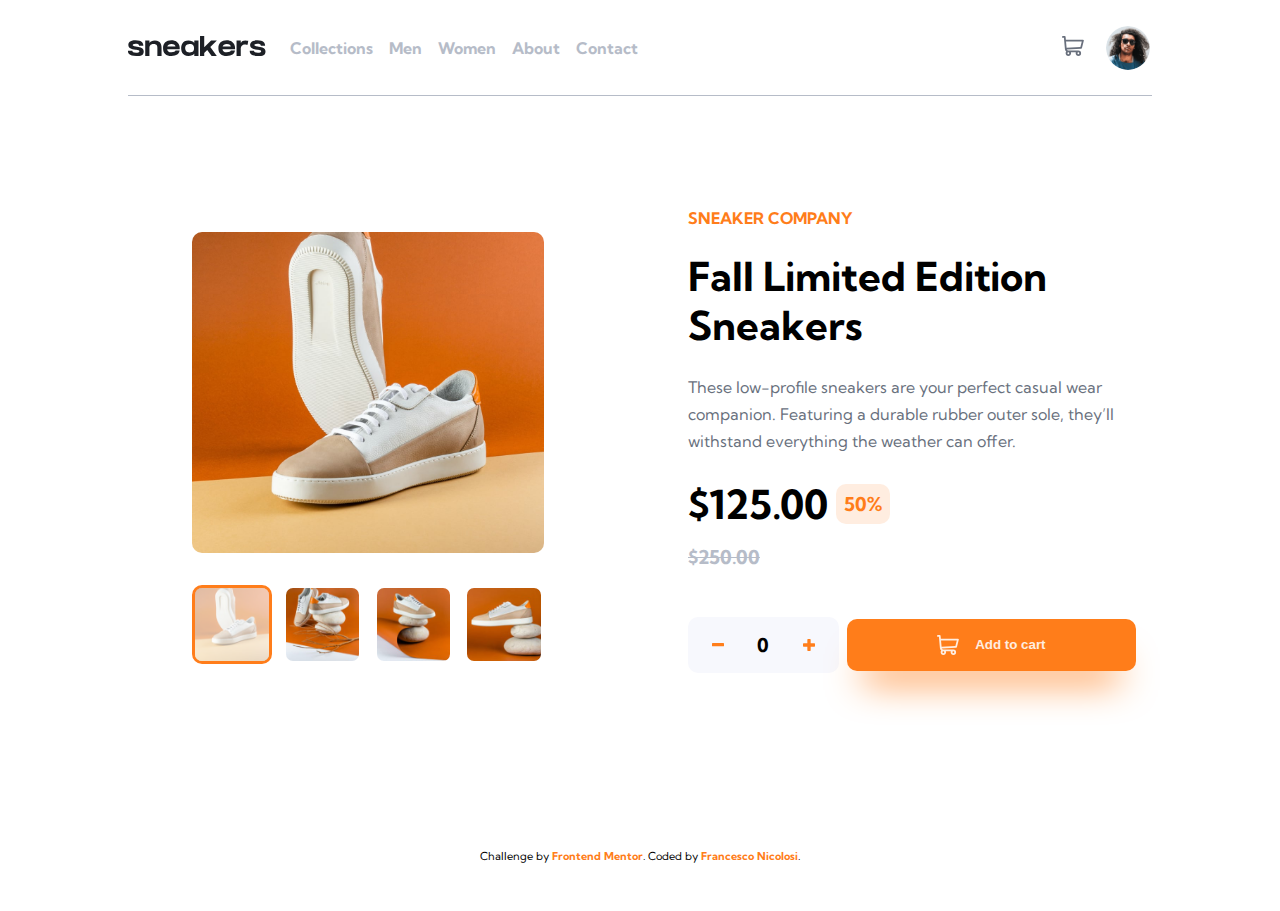
<file: index.html>
<!DOCTYPE html>
<html lang="en">
<head>
  <meta charset="UTF-8">
  <meta name="viewport" content="width=device-width, initial-scale=1.0"> <!-- displays site properly based on user's device -->

  <link rel="icon" type="image/png" sizes="32x32" href="./images/favicon-32x32.png">
  <link rel="preconnect" href="https://fonts.googleapis.com">
  <link rel="preconnect" href="https://fonts.gstatic.com" crossorigin>
  <link href="https://fonts.googleapis.com/css2?family=Kumbh+Sans:wght@100..900&display=swap" rel="stylesheet">
  <link rel="stylesheet" href="./src/style.css">
  <link rel="stylesheet" href="./src/desktop.css">
  
  <title>Frontend Mentor | E-commerce product page</title>

</head>
<body>

  <header>
    <div id="menu_wrapper">
      <div id="burger" role="button" tabindex="0" aria-label="Open navigation menu">
        <svg width="16" height="15" xmlns="http://www.w3.org/2000/svg"><path d="M16 12v3H0v-3h16Zm0-6v3H0V6h16Zm0-6v3H0V0h16Z" fill="#69707D" fill-rule="evenodd"/></svg>
      </div>
      
      <div id="logo">
        <svg width="138" height="20" xmlns="http://www.w3.org/2000/svg"><path d="M8.217 20c4.761 0 7.519-.753 7.519-4.606 0-3.4-3.38-4.172-6.66-4.682l-.56-.085-.279-.041-.35-.053c-2.7-.405-3.18-.788-3.18-1.471 0-.478.49-1.331 2.843-1.331 2.455 0 3.493.647 3.493 1.87v.134h4.281v-.133c0-2.389-1.35-5.238-7.774-5.238-5.952 0-7.201 2.584-7.201 4.752 0 3.097 2.763 4.086 7.223 4.675.21.028.433.054.659.081 1.669.197 3.172.42 3.172 1.585 0 1.01-1.615 1.222-3.298 1.222-2.797 0-3.784-.593-3.784-1.92v-.134H.002L0 14.926v.317c.008.79.118 1.913 1.057 2.862C2.303 19.362 4.712 20 8.217 20Zm13.21 0v-7.49c0-2.104.547-4.423 4.176-4.423 3.915 0 3.778 2.777 3.768 4.042V20h4.18v-7.768c0-2.264-.176-7.766-6.732-7.766-2.778 0-4.192.911-5.195 2.28h-.197V4.467H17.22V20h4.207Zm21.959 0c5.094 0 7.787-2.07 8.217-5.405H47.53c-.386 1.02-1.63 1.72-4.143 1.72-2.721 0-3.962-1.03-4.25-3.106h12.527c.24-2.13-.029-5.417-3.026-7.44v.005c-1.312-.915-3.056-1.465-5.251-1.465-5.24 0-8.336 2.772-8.336 7.845 0 5.17 3.02 7.846 8.336 7.846Zm4.099-9.574h-8.188c.486-1.574 1.764-2.431 4.089-2.431 2.994 0 3.755 1.267 4.099 2.431ZM70.499 20V4.457H66.29V6.74h-.176c-1.053-1.377-2.809-2.283-5.677-2.283-6.433 0-7.225 5.293-7.253 7.635v.137c0 2.092.732 7.771 7.241 7.771 2.914 0 4.684-.818 5.734-2.169h.131V20H70.5Zm-8.854-3.623c-3.996 0-4.447-3.032-4.447-4.148 0-1.21.426-4.148 4.455-4.148 3.631 0 4.374 2.044 4.374 4.148 0 2.35-.742 4.148-4.382 4.148ZM88.826 20l-6.529-9.045 6.588-6.488h-5.827l-6.836 6.756V0h-4.187v19.954h4.187V16.94l3.02-2.976L83.6 20h5.226Zm9.9 0c5.094 0 7.786-2.07 8.217-5.405h-4.074c-.387 1.02-1.63 1.72-4.143 1.72-2.721 0-3.962-1.03-4.25-3.106h12.527c.24-2.13-.029-5.417-3.026-7.44v.005c-1.312-.915-3.057-1.465-5.251-1.465-5.24 0-8.336 2.772-8.336 7.845 0 5.17 3.02 7.846 8.336 7.846Zm4.098-9.574h-8.187c.485-1.574 1.763-2.431 4.089-2.431 2.994 0 3.755 1.267 4.098 2.431ZM112.76 20v-6.97c0-2.103.931-4.542 4.05-4.542 1.33 0 2.393.236 2.785.346l.67-3.976c-.728-.16-1.626-.392-2.757-.392-2.665 0-3.622.794-4.486 2.282h-.262V4.466h-4.21V20h4.21Zm17.221 0c4.761 0 7.519-.753 7.519-4.606 0-3.4-3.38-4.172-6.66-4.682l-.56-.085-.279-.041-.349-.053c-2.701-.405-3.181-.788-3.181-1.471 0-.478.49-1.331 2.843-1.331 2.455 0 3.493.647 3.493 1.87v.134h4.282v-.133c0-2.389-1.35-5.238-7.775-5.238-5.952 0-7.201 2.584-7.201 4.752 0 3.097 2.763 4.086 7.224 4.675.21.028.432.054.658.081 1.669.197 3.172.42 3.172 1.585 0 1.01-1.615 1.222-3.298 1.222-2.796 0-3.784-.593-3.784-1.92v-.134h-4.319l-.001.301v.317c.008.79.117 1.913 1.056 2.862 1.246 1.257 3.655 1.895 7.16 1.895Z" fill="#1D2026" fill-rule="nonzero"/></svg>
      </div>
      
      <nav id="mobile-menu">
        <ul id="menu">
          <li id="close_menu" tabindex="0" aria-label="Close navigation menu">
            <svg width="14" height="15" xmlns="http://www.w3.org/2000/svg"><path d="m11.596.782 2.122 2.122L9.12 7.499l4.597 4.597-2.122 2.122L7 9.62l-4.595 4.597-2.122-2.122L4.878 7.5.282 2.904 2.404.782l4.595 4.596L11.596.782Z" fill="#69707D" fill-rule="evenodd"/></svg>
          </li> 
          <li class="links"><a href="#" tabindex="0" aria-label="Go to Collections">Collections</a></li>
          <li class="links"><a href="#" tabindex="0" aria-label="Go to Men section">Men</a></li>
          <li class="links"><a href="#" tabindex="0" aria-label="Go to Women section">Women</a></li>
          <li class="links"><a href="#" tabindex="0" aria-label="Click here to learn more about us">About</a></li>
          <li class="links"><a href="#" tabindex="0" aria-label="Click here to get in touch">Contact</a></li>
        </ul>
      </nav>
    </div>

    <div id="user-wrapper">
      <div id="cart">
        <!-- cart icon -->
        <svg id="cart-btn" tabindex="0" aria-label="Click here to open the basket" width="22" height="20" xmlns="http://www.w3.org/2000/svg"><path d="M20.925 3.641H3.863L3.61.816A.896.896 0 0 0 2.717 0H.897a.896.896 0 1 0 0 1.792h1l1.031 11.483c.073.828.52 1.726 1.291 2.336C2.83 17.385 4.099 20 6.359 20c1.875 0 3.197-1.87 2.554-3.642h4.905c-.642 1.77.677 3.642 2.555 3.642a2.72 2.72 0 0 0 2.717-2.717 2.72 2.72 0 0 0-2.717-2.717H6.365c-.681 0-1.274-.41-1.53-1.009l14.321-.842a.896.896 0 0 0 .817-.677l1.821-7.283a.897.897 0 0 0-.87-1.114ZM6.358 18.208a.926.926 0 0 1 0-1.85.926.926 0 0 1 0 1.85Zm10.015 0a.926.926 0 0 1 0-1.85.926.926 0 0 1 0 1.85Zm2.021-7.243-13.8.81-.57-6.341h15.753l-1.383 5.53Z" fill="#69707D" fill-rule="nonzero"/></svg>
        
        <!-- cart items quantity -->
        <div class="cart-quantity"><span id="products-in-cart"></span></div>
        
        <!-- cart menu -->
        <div id="cart_menu">
          <div class="cart_menu_header">
            <p>Cart</p>
          </div>
          <div class="cart_menu_body">
            <p class="cart_products">Your cart is empty.</p>
          </div>
        </div>
      </div>
      <div id="user_menu">
      </div>
    </div>
  </header>

  <main>
    <!-- carousel section -->
    <section class="carousel">
      <div class="mySlides fade" tabindex="0" onclick="openModal()" onkeypress="openModal()">
        <img src="./images/image-product-1.jpg" alt="Sneakers image">
      </div>
      
      <div class="mySlides fade" tabindex="0" onclick="openModal()" onkeypress="openModal()">
        <img src="./images/image-product-2.jpg" alt="Sneakers image">
      </div>

      <div class="mySlides fade" tabindex="0" onclick="openModal()" onkeypress="openModal()">
        <img src="./images/image-product-3.jpg" alt="Sneakers image">
      </div>
      
      <div class="mySlides fade" tabindex="0" onclick="openModal()" onkeypress="openModal()">
        <img src="./images/image-product-4.jpg" alt="Sneakers image">
      </div>

      <!-- Next and previous buttons -->
      <div class="prev" tabindex="0" onclick="plusSlide(-1)" onkeypress="plusSlide(-1)">
        <svg width="12" height="18" xmlns="http://www.w3.org/2000/svg"><path d="M11 1 3 9l8 8" stroke="#1D2026" stroke-width="3" fill="none" fill-rule="evenodd"/></svg>
      </div>
      <div class="next" tabindex="0" onclick="plusSlide(1)" onkeypress="plusSlide(1)">
        <svg width="13" height="18" xmlns="http://www.w3.org/2000/svg"><path d="m2 1 8 8-8 8" stroke="#1D2026" stroke-width="3" fill="none" fill-rule="evenodd"/></svg>
      </div>

      <!-- Thumbnail images -->
      <div class="row">
        <div class="column" tabindex="0" onclick="currentSlide(1)" onkeypress="currentSlide(1)">
          <img class="demo cursor" src="./images/image-product-1-thumbnail.jpg" alt="">
        </div>
        <div class="column" tabindex="0" onclick="currentSlide(2)" onkeypress="currentSlide(2)">
          <img class="demo cursor" src="./images/image-product-2-thumbnail.jpg" alt="">
        </div>
        <div class="column" tabindex="0" onclick="currentSlide(3)" onkeypress="currentSlide(3)">
          <img class="demo cursor" src="./images/image-product-3-thumbnail.jpg" alt="">
        </div>
        <div class="column" tabindex="0" onclick="currentSlide(4)" onkeypress="currentSlide(4)">
          <img class="demo cursor" src="./images/image-product-4-thumbnail.jpg" alt="">
        </div>
      </div>

    </section>
    
    <!-- modal section -->
    <section class="modal-carousel">

      <!-- close modal -->
        <div id="close-modal" tabindex="0" onclick="closeModal()" onkeypress="closeModal()">
         <svg width="14" height="15" xmlns="http://www.w3.org/2000/svg"><path d="m11.596.782 2.122 2.122L9.12 7.499l4.597 4.597-2.122 2.122L7 9.62l-4.595 4.597-2.122-2.122L4.878 7.5.282 2.904 2.404.782l4.595 4.596L11.596.782Z" fill="#69707D" fill-rule="evenodd"/></svg>
        </div>

        <div class="modal-content">

          <!-- modal image -->
          <div class="mySlidesModal fade">
            <img src="./images/image-product-1.jpg" alt="Sneakers image">
          </div>
          
          <div class="mySlidesModal fade">
            <img src="./images/image-product-2.jpg"alt="Sneakers image">
          </div>
    
          <div class="mySlidesModal fade">
            <img src="./images/image-product-3.jpg" alt="Sneakers image">
          </div>
          
          <div class="mySlidesModal fade">
            <img src="./images/image-product-4.jpg" alt="Sneakers image">
          </div>
    
          <!-- Next and previous buttons -->
          <div class="prev" tabindex="0" onclick="plusSlideModal(-1)" onkeypress="plusSlideModal(-1)" >
            <svg width="12" height="18" xmlns="http://www.w3.org/2000/svg"><path d="M11 1 3 9l8 8" stroke="#1D2026" stroke-width="3" fill="none" fill-rule="evenodd"/></svg>
          </div>
          <div class="next" tabindex="0" onclick="plusSlideModal(1)" onkeypress="plusSlideModal(1)">
            <svg width="13" height="18" xmlns="http://www.w3.org/2000/svg"><path d="m2 1 8 8-8 8" stroke="#1D2026" stroke-width="3" fill="none" fill-rule="evenodd"/></svg>
          </div>
        </div>
          
          <!-- Thumbnail images -->
          <div class="row">
            <div class="column thumb-modal" tabindex="0" onclick="currentSlideModal(1)" onkeypress="currentSlideModal(1)">
              <img class="demo cursor" src="./images/image-product-1-thumbnail.jpg" alt="Sneakers image">
            </div>
            <div class="column thumb-modal" tabindex="0" onclick="currentSlideModal(2)" onkeypress="currentSlideModal(2)">
              <img class="demo cursor" src="./images/image-product-2-thumbnail.jpg" alt="Sneakers image">
            </div>
            <div class="column thumb-modal" tabindex="0" onclick="currentSlideModal(3)" onkeypress="currentSlideModal(3)">
              <img class="demo cursor" src="./images/image-product-3-thumbnail.jpg" alt="Sneakers image">
            </div>
            <div class="column thumb-modal" tabindex="0" onclick="currentSlideModal(4)" onkeypress="currentSlideModal(4)">
              <img class="demo cursor" src="./images/image-product-4-thumbnail.jpg" alt="Sneakers image">
            </div>
          </div>

    </section>

    <!-- product section -->
    <section id="product">
      <!-- product description -->
      <div class="product_description">
        <p class="brand">sneaker company</p>
        <h1 class="title">Fall Limited Edition Sneakers</h1>
        <p class="description">These low-profile sneakers are your perfect casual wear companion. Featuring a 
          durable rubber outer sole, they’ll withstand everything the weather can offer.</p>
        <div class="price_wrapper">
          <div class="price_to_pay">
            <span class="price">$125.00</span>
            <p class="discount">50%</p>
          </div>
          <div class="original_price">$250.00</div>
        </div>
      </div>
  
      <!-- product purchase -->
      <div class="purchase">
        <div class="select_quantity_wrapper">
          <button id="subtract" onclick="changeQuantity(-1)" onkeypress="changeQuantity(-1)" aria-label="Click here to reduce quantity">
            <svg width="12" height="4" xmlns="http://www.w3.org/2000/svg" xmlns:xlink="http://www.w3.org/1999/xlink"><defs><path d="M11.357 3.332A.641.641 0 0 0 12 2.69V.643A.641.641 0 0 0 11.357 0H.643A.641.641 0 0 0 0 .643v2.046c0 .357.287.643.643.643h10.714Z" id="a"/></defs><use fill="#FF7E1B" fill-rule="nonzero" xlink:href="#a"/></svg>
          </button>
          <span class="quantity_to_add">0</span>
          <button id="add" onclick="changeQuantity(1)" onkeypress="changeQuantity(1)" aria-label="Click here to increase quantity">
            <svg width="12" height="12" xmlns="http://www.w3.org/2000/svg" xmlns:xlink="http://www.w3.org/1999/xlink"><defs><path d="M12 7.023V4.977a.641.641 0 0 0-.643-.643h-3.69V.643A.641.641 0 0 0 7.022 0H4.977a.641.641 0 0 0-.643.643v3.69H.643A.641.641 0 0 0 0 4.978v2.046c0 .356.287.643.643.643h3.69v3.691c0 .356.288.643.644.643h2.046a.641.641 0 0 0 .643-.643v-3.69h3.691A.641.641 0 0 0 12 7.022Z" id="b"/></defs><use fill="#FF7E1B" fill-rule="nonzero" xlink:href="#b"/></svg>
          </button>
        </div>
  
        <button id="add_to_cart" class="button" onclick="addProductToCart()" onkeypress="addProductToCart()" aria-label="Click here to add to Basket">
          <svg width="22" height="20" xmlns="http://www.w3.org/2000/svg"><path d="M20.925 3.641H3.863L3.61.816A.896.896 0 0 0 2.717 0H.897a.896.896 0 1 0 0 1.792h1l1.031 11.483c.073.828.52 1.726 1.291 2.336C2.83 17.385 4.099 20 6.359 20c1.875 0 3.197-1.87 2.554-3.642h4.905c-.642 1.77.677 3.642 2.555 3.642a2.72 2.72 0 0 0 2.717-2.717 2.72 2.72 0 0 0-2.717-2.717H6.365c-.681 0-1.274-.41-1.53-1.009l14.321-.842a.896.896 0 0 0 .817-.677l1.821-7.283a.897.897 0 0 0-.87-1.114ZM6.358 18.208a.926.926 0 0 1 0-1.85.926.926 0 0 1 0 1.85Zm10.015 0a.926.926 0 0 1 0-1.85.926.926 0 0 1 0 1.85Zm2.021-7.243-13.8.81-.57-6.341h15.753l-1.383 5.53Z" fill-rule="nonzero"/></svg>
          Add to cart
        </button>
      </div>
      
    </section>
    
  </main>
  
  <!-- attribution -->
  <footer>
    <div class="attribution">
      <P>
        Challenge by <a href="https://www.frontendmentor.io?ref=challenge" aria-label="Click here to visit Frontend Mentor">Frontend Mentor</a>. 
        Coded by <a href="https://franznico.netlify.app/" target="_blank" aria-label="Click here to visit my Portfolio page">Francesco Nicolosi</a>.
      </P>
    </div>
  </footer>
  
  <script src="./src/app.js"></script>
</body>
</html>
</file>
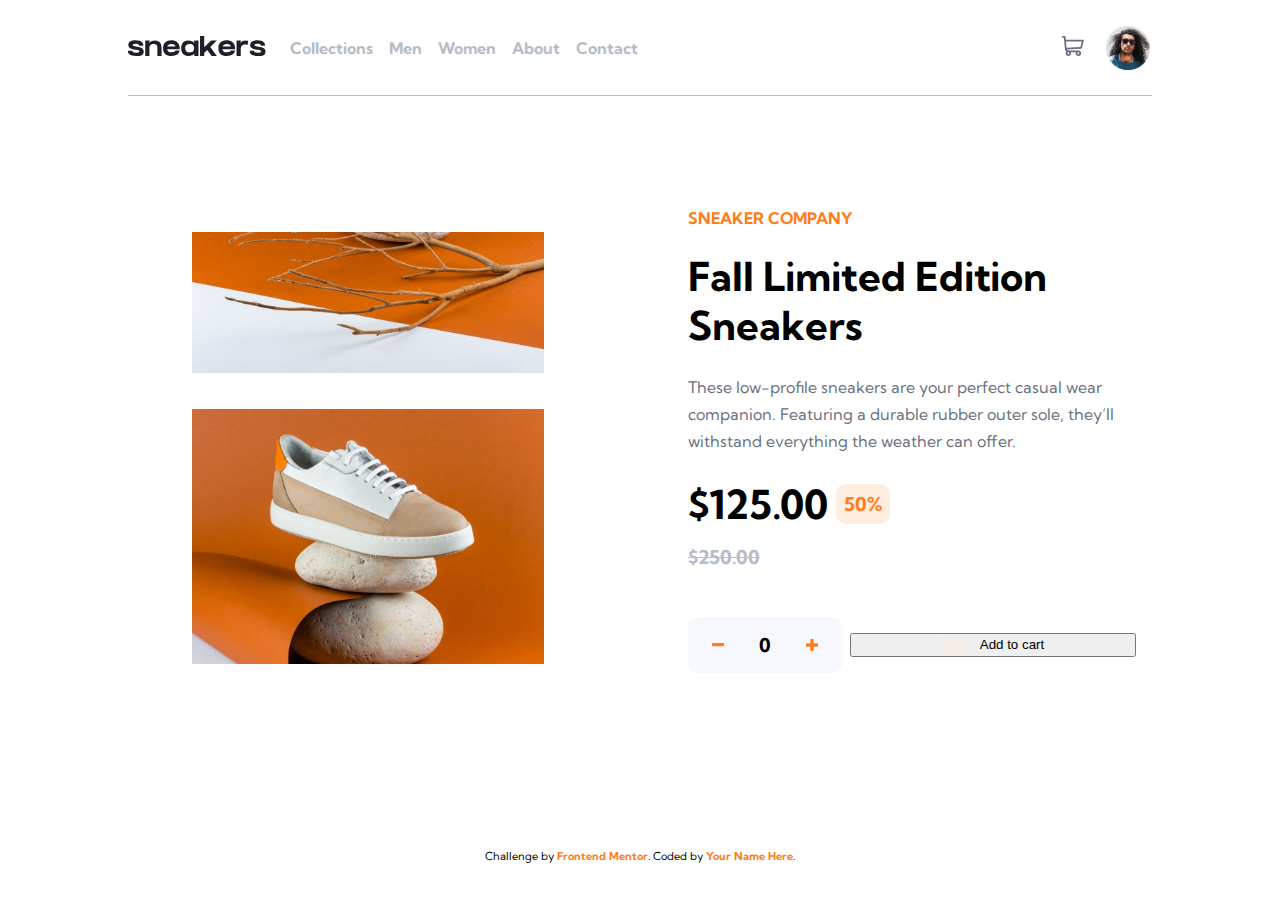
<file: public/index.html>
<!DOCTYPE html>
<html lang="en">
<head>
  <meta charset="UTF-8">
  <meta name="viewport" content="width=device-width, initial-scale=1.0"> <!-- displays site properly based on user's device -->

  <link rel="icon" type="image/png" sizes="32x32" href="./images/favicon-32x32.png">
  <link rel="preconnect" href="https://fonts.googleapis.com">
  <link rel="preconnect" href="https://fonts.gstatic.com" crossorigin>
  <link href="https://fonts.googleapis.com/css2?family=Kumbh+Sans:wght@100..900&display=swap" rel="stylesheet">
  <link rel="stylesheet" href="../src/style.css">
  <link rel="stylesheet" href="../src/desktop.css">
  
  <title>Frontend Mentor | E-commerce product page</title>

</head>
<body>

  <header>
    <div id="menu_wrapper">
      <div id="burger">
        <svg width="16" height="15" xmlns="http://www.w3.org/2000/svg"><path d="M16 12v3H0v-3h16Zm0-6v3H0V6h16Zm0-6v3H0V0h16Z" fill="#69707D" fill-rule="evenodd"/></svg>
      </div>
      
      <div id="logo">
        <svg width="138" height="20" xmlns="http://www.w3.org/2000/svg"><path d="M8.217 20c4.761 0 7.519-.753 7.519-4.606 0-3.4-3.38-4.172-6.66-4.682l-.56-.085-.279-.041-.35-.053c-2.7-.405-3.18-.788-3.18-1.471 0-.478.49-1.331 2.843-1.331 2.455 0 3.493.647 3.493 1.87v.134h4.281v-.133c0-2.389-1.35-5.238-7.774-5.238-5.952 0-7.201 2.584-7.201 4.752 0 3.097 2.763 4.086 7.223 4.675.21.028.433.054.659.081 1.669.197 3.172.42 3.172 1.585 0 1.01-1.615 1.222-3.298 1.222-2.797 0-3.784-.593-3.784-1.92v-.134H.002L0 14.926v.317c.008.79.118 1.913 1.057 2.862C2.303 19.362 4.712 20 8.217 20Zm13.21 0v-7.49c0-2.104.547-4.423 4.176-4.423 3.915 0 3.778 2.777 3.768 4.042V20h4.18v-7.768c0-2.264-.176-7.766-6.732-7.766-2.778 0-4.192.911-5.195 2.28h-.197V4.467H17.22V20h4.207Zm21.959 0c5.094 0 7.787-2.07 8.217-5.405H47.53c-.386 1.02-1.63 1.72-4.143 1.72-2.721 0-3.962-1.03-4.25-3.106h12.527c.24-2.13-.029-5.417-3.026-7.44v.005c-1.312-.915-3.056-1.465-5.251-1.465-5.24 0-8.336 2.772-8.336 7.845 0 5.17 3.02 7.846 8.336 7.846Zm4.099-9.574h-8.188c.486-1.574 1.764-2.431 4.089-2.431 2.994 0 3.755 1.267 4.099 2.431ZM70.499 20V4.457H66.29V6.74h-.176c-1.053-1.377-2.809-2.283-5.677-2.283-6.433 0-7.225 5.293-7.253 7.635v.137c0 2.092.732 7.771 7.241 7.771 2.914 0 4.684-.818 5.734-2.169h.131V20H70.5Zm-8.854-3.623c-3.996 0-4.447-3.032-4.447-4.148 0-1.21.426-4.148 4.455-4.148 3.631 0 4.374 2.044 4.374 4.148 0 2.35-.742 4.148-4.382 4.148ZM88.826 20l-6.529-9.045 6.588-6.488h-5.827l-6.836 6.756V0h-4.187v19.954h4.187V16.94l3.02-2.976L83.6 20h5.226Zm9.9 0c5.094 0 7.786-2.07 8.217-5.405h-4.074c-.387 1.02-1.63 1.72-4.143 1.72-2.721 0-3.962-1.03-4.25-3.106h12.527c.24-2.13-.029-5.417-3.026-7.44v.005c-1.312-.915-3.057-1.465-5.251-1.465-5.24 0-8.336 2.772-8.336 7.845 0 5.17 3.02 7.846 8.336 7.846Zm4.098-9.574h-8.187c.485-1.574 1.763-2.431 4.089-2.431 2.994 0 3.755 1.267 4.098 2.431ZM112.76 20v-6.97c0-2.103.931-4.542 4.05-4.542 1.33 0 2.393.236 2.785.346l.67-3.976c-.728-.16-1.626-.392-2.757-.392-2.665 0-3.622.794-4.486 2.282h-.262V4.466h-4.21V20h4.21Zm17.221 0c4.761 0 7.519-.753 7.519-4.606 0-3.4-3.38-4.172-6.66-4.682l-.56-.085-.279-.041-.349-.053c-2.701-.405-3.181-.788-3.181-1.471 0-.478.49-1.331 2.843-1.331 2.455 0 3.493.647 3.493 1.87v.134h4.282v-.133c0-2.389-1.35-5.238-7.775-5.238-5.952 0-7.201 2.584-7.201 4.752 0 3.097 2.763 4.086 7.224 4.675.21.028.432.054.658.081 1.669.197 3.172.42 3.172 1.585 0 1.01-1.615 1.222-3.298 1.222-2.796 0-3.784-.593-3.784-1.92v-.134h-4.319l-.001.301v.317c.008.79.117 1.913 1.056 2.862 1.246 1.257 3.655 1.895 7.16 1.895Z" fill="#1D2026" fill-rule="nonzero"/></svg>
      </div>
      
      <nav id="mobile-menu">
        <ul id="menu">
          <li id="close_menu">
            <svg width="14" height="15" xmlns="http://www.w3.org/2000/svg"><path d="m11.596.782 2.122 2.122L9.12 7.499l4.597 4.597-2.122 2.122L7 9.62l-4.595 4.597-2.122-2.122L4.878 7.5.282 2.904 2.404.782l4.595 4.596L11.596.782Z" fill="#69707D" fill-rule="evenodd"/></svg>
          </li>
          <li class="links"><a href="#">Collections</a></li>
          <li class="links"><a href="#">Men</a></li>
          <li class="links"><a href="#">Women</a></li>
          <li class="links"><a href="#">About</a></li>
          <li class="links"><a href="#">Contact</a></li>
        </ul>
      </nav>
    </div>

    <div id="user-wrapper">
      <div id="cart">
        <svg id="cart-btn" width="22" height="20" xmlns="http://www.w3.org/2000/svg"><path d="M20.925 3.641H3.863L3.61.816A.896.896 0 0 0 2.717 0H.897a.896.896 0 1 0 0 1.792h1l1.031 11.483c.073.828.52 1.726 1.291 2.336C2.83 17.385 4.099 20 6.359 20c1.875 0 3.197-1.87 2.554-3.642h4.905c-.642 1.77.677 3.642 2.555 3.642a2.72 2.72 0 0 0 2.717-2.717 2.72 2.72 0 0 0-2.717-2.717H6.365c-.681 0-1.274-.41-1.53-1.009l14.321-.842a.896.896 0 0 0 .817-.677l1.821-7.283a.897.897 0 0 0-.87-1.114ZM6.358 18.208a.926.926 0 0 1 0-1.85.926.926 0 0 1 0 1.85Zm10.015 0a.926.926 0 0 1 0-1.85.926.926 0 0 1 0 1.85Zm2.021-7.243-13.8.81-.57-6.341h15.753l-1.383 5.53Z" fill="#69707D" fill-rule="nonzero"/></svg>
        <div id="cart_menu">
          <div class="cart_menu_header">
            <p>Cart</p>
          </div>
          <div class="cart_menu_body">
            <p class="cart_products">Your cart is empty.</p>
          </div>
        </div>
      </div>
      <div id="user_menu">
        <img src="../images/image-avatar.png" alt="User profile">
      </div>
    </div>
  </header>

  <main>
    <!-- carousel section -->
    <section class="carousel">
      <div class="myslides fade">
        <img src="../images/image-product-1.jpg" style="width:100%">
      </div>
      
      <div class="myslides fade">
        <img src="../images/image-product-2.jpg" style="width:100%">
      </div>

      <div class="myslides fade">
        <img src="../images/image-product-3.jpg" style="width:100%">
      </div>
      
      <div class="myslides fade">
        <img src="../images/image-product-4.jpg" style="width:100%">
      </div>

      <!-- Next and previous buttons -->
      <div class="prev" onclick="plusSlides(-1)">
        <svg width="12" height="18" xmlns="http://www.w3.org/2000/svg"><path d="M11 1 3 9l8 8" stroke="#1D2026" stroke-width="3" fill="none" fill-rule="evenodd"/></svg>
      </div>
      <div class="next" onclick="plusSlides(1)">
        <svg width="13" height="18" xmlns="http://www.w3.org/2000/svg"><path d="m2 1 8 8-8 8" stroke="#1D2026" stroke-width="3" fill="none" fill-rule="evenodd"/></svg>
      </div>

      <!-- Thumbnail images -->
      <div class="row">
        <div class="column">
          <img class="demo cursor" src="../images/image-product-1-thumbnail.jpg" onclick="currentSlide(1)" alt="">
        </div>
        <div class="column">
          <img class="demo cursor" src="../images/image-product-2-thumbnail.jpg" onclick="currentSlide(2)" alt="">
        </div>
        <div class="column">
          <img class="demo cursor" src="../images/image-product-3-thumbnail.jpg" onclick="currentSlide(3)" alt="">
        </div>
        <div class="column">
          <img class="demo cursor" src="../images/image-product-4-thumbnail.jpg" onclick="currentSlide(4)" alt="">
        </div>
      </div>

    </section>

    <!-- product section -->
    <section id="product">
      <!-- product description -->
      <div class="product_description">
        <p class="brand">sneaker company</p>
        <h1 class="title">Fall Limited Edition Sneakers</h1>
        <p class="description">These low-profile sneakers are your perfect casual wear companion. Featuring a 
          durable rubber outer sole, they’ll withstand everything the weather can offer.</p>
        <div class="price_wrapper">
          <div class="price_to_pay">
            <span class="price">$125.00</span>
            <p class="discount">50%</p>
          </div>
          <div class="original_price">$250.00</div>
        </div>
      </div>
  
      <!-- product purchase -->
      <div class="purchase">
        <div class="select_quantity_wrapper">
          <button id="subtract">
            <svg width="12" height="4" xmlns="http://www.w3.org/2000/svg" xmlns:xlink="http://www.w3.org/1999/xlink"><defs><path d="M11.357 3.332A.641.641 0 0 0 12 2.69V.643A.641.641 0 0 0 11.357 0H.643A.641.641 0 0 0 0 .643v2.046c0 .357.287.643.643.643h10.714Z" id="a"/></defs><use fill="#FF7E1B" fill-rule="nonzero" xlink:href="#a"/></svg>
          </button>
          <span class="quantity_to_add">0</span>
          <button id="add">
            <svg width="12" height="12" xmlns="http://www.w3.org/2000/svg" xmlns:xlink="http://www.w3.org/1999/xlink"><defs><path d="M12 7.023V4.977a.641.641 0 0 0-.643-.643h-3.69V.643A.641.641 0 0 0 7.022 0H4.977a.641.641 0 0 0-.643.643v3.69H.643A.641.641 0 0 0 0 4.978v2.046c0 .356.287.643.643.643h3.69v3.691c0 .356.288.643.644.643h2.046a.641.641 0 0 0 .643-.643v-3.69h3.691A.641.641 0 0 0 12 7.022Z" id="b"/></defs><use fill="#FF7E1B" fill-rule="nonzero" xlink:href="#b"/></svg>
          </button>
        </div>
  
        <button id="add_to_cart">
          <svg width="22" height="20" xmlns="http://www.w3.org/2000/svg"><path d="M20.925 3.641H3.863L3.61.816A.896.896 0 0 0 2.717 0H.897a.896.896 0 1 0 0 1.792h1l1.031 11.483c.073.828.52 1.726 1.291 2.336C2.83 17.385 4.099 20 6.359 20c1.875 0 3.197-1.87 2.554-3.642h4.905c-.642 1.77.677 3.642 2.555 3.642a2.72 2.72 0 0 0 2.717-2.717 2.72 2.72 0 0 0-2.717-2.717H6.365c-.681 0-1.274-.41-1.53-1.009l14.321-.842a.896.896 0 0 0 .817-.677l1.821-7.283a.897.897 0 0 0-.87-1.114ZM6.358 18.208a.926.926 0 0 1 0-1.85.926.926 0 0 1 0 1.85Zm10.015 0a.926.926 0 0 1 0-1.85.926.926 0 0 1 0 1.85Zm2.021-7.243-13.8.81-.57-6.341h15.753l-1.383 5.53Z" fill-rule="nonzero"/></svg>
          <p class="button_description">Add to cart</p>
        </button>
      </div>
      
    </section>
    
  </main>
  
  <!-- attribution -->
  <footer>
    <div class="attribution">
      Challenge by <a href="https://www.frontendmentor.io?ref=challenge">Frontend Mentor</a>. 
      Coded by <a href="#">Your Name Here</a>.
    </div>
  </footer>
  
  <script src="../src/app.js"></script>
</body>
</html>
</file>
<file: src/style.css>
* {
  margin: 0;
  padding: 0;
  box-sizing: border-box;
}

html {
  background-color: hsl(0, 0%, 100%);
  font-family: "Kumbh Sans", sans-serif;
  font-size: clamp(13px, 2vw, 16px);
  font-weight: 400;
}

header,
section,
footer {
  padding: 2.5rem 1.5rem;
}

img,
svg {
  width: 100%;
  height: 100%;
}

svg {
  scale: 0.8;
}

li {
  list-style: none;
}

a {
  text-decoration: none;
  color: inherit;
}

header {
  display: flex;
  justify-content: space-between;
  align-items: center;
  gap: 1rem;
  position: relative;
  height: 3.5rem;
}
header #menu_wrapper {
  display: flex;
  justify-content: space-between;
  align-items: center;
  gap: 0.5rem;
}
header #menu_wrapper #logo,
header #menu_wrapper #logo svg {
  width: -moz-fit-content;
  width: fit-content;
}
header #menu_wrapper nav {
  position: absolute;
  top: 0;
  left: 0;
  z-index: 6;
  height: 100vh;
  width: 0;
  background-color: hsla(0, 0%, 0%, 0.7);
}
header #menu_wrapper nav #menu {
  display: flex;
  justify-content: flex-start;
  align-items: start;
  gap: 1rem;
  flex-direction: column;
  padding: 1rem;
  background-color: hsl(0, 0%, 100%);
  opacity: 0;
  visibility: hidden;
  width: 0;
  height: 100vh;
  transition: width 0.3s ease-out;
}
header #menu_wrapper nav #menu #close_menu {
  display: block;
  margin-block: 0.5rem 1rem;
}
header #menu_wrapper nav #menu .links {
  font-weight: 700;
}
header #menu_wrapper nav.active {
  width: 100%;
  z-index: 6;
}
header #menu_wrapper nav.active #menu {
  opacity: 1;
  visibility: visible;
  width: 60%;
}
header #user-wrapper {
  display: flex;
  justify-content: space-between;
  align-items: center;
  gap: 1.25rem;
}
header #user-wrapper #cart .cart-quantity {
  display: none;
  position: absolute;
  top: 0;
  right: 0;
  transform: translate(-4.5rem, 1.5rem);
  background-color: hsl(26, 100%, 55%);
  color: hsl(0, 0%, 100%);
  font-size: 0.55em;
  padding: 0.05rem 0.35rem;
  border-radius: 10px;
  transition: scale 0.2s;
}
header #user-wrapper #cart .cart-quantity.active {
  animation: bounce 0.2s forwards;
}
@keyframes bounce {
  0% {
    scale: 0;
  }
  20% {
    scale: 1.1;
  }
  40% {
    scale: 1;
  }
  80% {
    scale: 1.1;
  }
  100% {
    scale: 1;
  }
}
header #user-wrapper #cart #cart_menu {
  visibility: hidden;
  scale: 0;
  transition: 0.3s ease;
  transform-origin: top;
  position: absolute;
  z-index: 3;
  top: 5.5rem;
  left: 1rem;
  width: 95%;
  border-radius: 10px;
  background-color: hsl(0, 0%, 100%);
  box-shadow: -1px 20px 20px 0px hsla(218, 12%, 13%, 0.179);
}
header #user-wrapper #cart #cart_menu .cart_menu_header {
  padding: 1rem;
  font-weight: 700;
  border-bottom: 1px solid hsl(220, 14%, 75%);
}
header #user-wrapper #cart #cart_menu .cart_menu_body {
  padding: 2rem;
}
header #user-wrapper #cart #cart_menu .cart_menu_body p {
  width: -moz-fit-content;
  width: fit-content;
  font-weight: 700;
  color: hsl(219, 9%, 45%);
}
header #user-wrapper #cart #cart_menu .cart_menu_body .cart_products {
  margin: 3rem auto;
}
header #user-wrapper #cart #cart_menu.active {
  visibility: visible;
  scale: 1;
}
header #user-wrapper #user_menu {
  width: 2rem;
  height: 2rem;
  border-radius: 50%;
  border: 2px solid white;
  background-image: url(../images/image-avatar.png);
  background-position: center;
  background-size: cover;
}

.cart-item {
  display: flex;
  justify-content: center;
  align-items: center;
  gap: 2rem;
  flex-direction: column;
  padding: 1rem;
  padding: 0;
}
.cart-item .cart-item-wrapper {
  display: flex;
  justify-content: space-between;
  align-items: center;
  gap: 0.5rem;
  width: 100%;
}
.cart-item .cart-item-wrapper .cart-product-preview {
  width: 4rem;
  height: 4rem;
  border-radius: 10px;
}
.cart-item .cart-item-wrapper .cart-item-description-wrapper {
  display: flex;
  justify-content: center;
  align-items: left;
  gap: 0.5rem;
  flex-direction: column;
}
.cart-item .cart-item-wrapper .cart-item-description-wrapper .cart-product-price {
  color: black;
}

.carousel {
  position: relative;
  display: flex;
  justify-content: center;
  align-items: center;
  gap: 0;
  overflow: hidden;
  scroll-behavior: smooth;
  padding: 0;
  width: 100%;
  max-height: 27em;
}
.carousel .mySlides {
  display: none;
  max-width: 35rem;
}
.carousel .prev,
.carousel .next {
  display: grid;
  place-content: center;
  place-items: center;
  position: absolute;
  width: 2.5rem;
  height: 2.5rem;
  background-color: hsl(223, 64%, 98%);
  border-radius: 50%;
}
.carousel .prev svg,
.carousel .next svg {
  scale: 0.7;
}
.carousel .prev {
  left: 0.5rem;
}
.carousel .next {
  right: 0.5rem;
}
.carousel .fade {
  animation: fade 1.5s;
}
@keyframes fade {
  from {
    opacity: 0.4;
  }
  to {
    opacity: 1;
  }
}
.carousel .row {
  display: none;
}

.modal-carousel {
  display: none;
  z-index: 9;
}

.product_description {
  display: flex;
  justify-content: center;
  align-items: left;
  gap: 1.5rem;
  flex-direction: column;
}
.product_description .brand {
  text-transform: uppercase;
  color: hsl(26, 100%, 55%);
  font-weight: 700;
  font-size: clamp(13px, 2vw, 16px);
}
.product_description .title {
  font-size: 2.5em;
}
.product_description .description {
  color: hsl(219, 9%, 45%);
  font-size: clamp(13px, 2vw, 16px);
  line-height: 1.7em;
}
.product_description .price_wrapper {
  display: flex;
  justify-content: space-between;
  align-items: center;
  gap: 1rem;
}
.product_description .price_wrapper .price_to_pay {
  display: flex;
  justify-content: center;
  align-items: center;
  gap: 0.5rem;
}
.product_description .price_wrapper .price_to_pay .price {
  font-weight: 700;
  font-size: 2.5em;
}
.product_description .price_wrapper .price_to_pay .discount {
  background-color: hsl(25, 100%, 94%);
  padding: 0.5rem;
  border-radius: 10px;
  color: hsl(26, 100%, 55%);
  font-weight: 700;
  font-size: 1.2em;
}
.product_description .price_wrapper .original_price {
  color: hsl(220, 14%, 75%);
  font-weight: 700;
  text-decoration: line-through;
  font-size: 1.2em;
}

.select_quantity_wrapper {
  display: flex;
  justify-content: space-between;
  align-items: center;
  gap: 0;
  max-width: 31rem;
  padding: 1rem;
  margin: 1rem auto;
  border-radius: 10px;
  background-color: hsl(223, 64%, 98%);
}
.select_quantity_wrapper #subtract,
.select_quantity_wrapper #add {
  display: grid;
  place-content: center;
  place-items: center;
  border: none;
  background-color: transparent;
  padding: 0 0.5rem;
}
.select_quantity_wrapper .quantity_to_add {
  font-weight: 700;
  font-size: 1.2em;
}

.button {
  position: relative;
  width: 100%;
  padding: 1rem;
  margin: auto;
  border: none;
  background-color: hsl(26, 100%, 55%);
  color: hsl(25, 100%, 94%);
  font-weight: 700;
  border-radius: 10px;
}

#add_to_cart {
  display: flex;
  justify-content: center;
  align-items: center;
  gap: 1rem;
  width: min(100%, 31rem);
  box-shadow: 0px 27px 37px -17px hsl(26, 100%, 55%);
}
#add_to_cart svg {
  width: -moz-fit-content;
  width: fit-content;
  fill: hsl(25, 100%, 94%);
}

.attribution {
  font-size: 11px;
  text-align: center;
}
.attribution a {
  color: hsl(26, 100%, 55%);
  font-weight: 700;
}/*# sourceMappingURL=style.css.map */
</file>
<file: src/desktop.css>
* {
  margin: 0;
  padding: 0;
  box-sizing: border-box;
}

@media screen and (min-width: 900px) {
  svg {
    scale: 1;
  }
  button:hover {
    cursor: pointer;
  }
  header,
  section,
  footer {
    padding: 3rem 8rem;
  }
  header {
    position: relative;
  }
  header::before {
    content: "";
    position: absolute;
    bottom: 0;
    left: auto;
    width: calc(100% - 16rem);
    border-bottom: 1px solid hsl(220, 14%, 75%);
  }
  header #menu_wrapper #burger {
    display: none;
  }
  header #menu_wrapper nav {
    position: relative;
    height: auto;
    width: 100%;
    margin: auto;
    z-index: 0;
  }
  header #menu_wrapper nav #menu {
    display: flex;
    justify-content: space-evenly;
    align-items: center;
    gap: 1rem;
    flex-direction: row;
    opacity: 1;
    visibility: visible;
    width: 100%;
    height: auto;
  }
  header #menu_wrapper nav #menu #close_menu {
    display: none;
  }
  header #menu_wrapper nav #menu .links {
    position: relative;
    color: hsl(220, 14%, 75%);
  }
  header #menu_wrapper nav #menu .links::before {
    content: "";
    position: absolute;
    bottom: calc(-2.5rem + 3px);
    left: 0;
    width: 100%;
    scale: 0;
    transition: scale 0.2s ease-out;
    border-bottom: 3px solid hsl(26, 100%, 55%);
  }
  header #menu_wrapper nav #menu .links:hover {
    color: hsl(220, 13%, 13%);
  }
  header #menu_wrapper nav #menu .links:hover::before {
    scale: 1;
  }
  header #user-wrapper #cart {
    position: relative;
  }
  header #user-wrapper #cart .cart-quantity {
    transform: translate(0.5rem, -0.3rem);
  }
  header #user-wrapper #cart #cart_menu {
    top: 3rem;
    left: auto;
    right: -8rem;
    width: 25rem;
  }
  header #user-wrapper #cart-btn:hover,
  header #user-wrapper #user_menu:hover {
    cursor: pointer;
  }
  header #user-wrapper #user_menu {
    width: 3rem;
    height: 3rem;
  }
  header #user-wrapper #user_menu:hover {
    border: 2px solid hsl(26, 100%, 55%);
  }
  main {
    display: grid;
    place-content: center;
    place-items: center;
    gap: 2rem;
    grid-template-columns: repeat(2, 50%);
    padding: 4rem 8rem;
    max-width: 100rem;
    margin: auto;
  }
  main .carousel {
    overflow: auto;
    flex-direction: column;
    gap: 2rem;
    padding: 0 3rem;
    max-width: 28rem;
    height: auto;
  }
  main .carousel .mySlides {
    border-radius: 10px;
    overflow: hidden;
    width: 100%;
  }
  main .carousel .mySlides:hover {
    cursor: pointer;
  }
  main .carousel .prev,
  main .carousel .next {
    display: none;
  }
  main .carousel .row {
    display: block;
    display: flex;
    justify-content: center;
    align-items: center;
    gap: 0.7rem;
    flex-direction: row;
  }
  main .carousel .row .column {
    position: relative;
    border-radius: 10px;
    overflow: hidden;
    border: 3px solid transparent;
    aspect-ratio: 1/1;
    transition: 0.2s ease;
  }
  main .carousel .row .column::before {
    content: "";
    display: block;
    position: absolute;
    z-index: 0;
    width: 100%;
    height: 100%;
    opacity: 0.6;
    border: 3px solid transparent;
    transition: all 0.3s ease;
  }
  main .carousel .row .column:hover {
    cursor: pointer;
  }
  main .carousel .row .column:hover::before {
    background-color: white;
  }
  main .carousel .row .column .demo {
    width: 100%;
    height: 100%;
  }
  main .carousel .row .column.selected {
    border: 3px solid hsl(26, 100%, 55%);
  }
  main .carousel .row .column.selected::before {
    background-color: white;
  }
  main .modal-carousel {
    position: absolute;
    gap: 1rem;
    top: 0;
    left: 0;
    width: 100%;
    height: 100%;
    overflow-x: hidden;
    background-color: hsla(0, 0%, 0%, 0.7);
  }
  main .modal-carousel #close-modal {
    width: 1rem;
    justify-self: right;
  }
  main .modal-carousel #close-modal svg path {
    fill: hsl(0, 0%, 100%);
  }
  main .modal-carousel #close-modal:hover {
    cursor: pointer;
  }
  main .modal-carousel #close-modal:hover svg path {
    fill: hsl(26, 100%, 55%);
  }
  main .modal-carousel .modal-content {
    position: relative;
    width: -moz-max-content;
    width: max-content;
  }
  main .modal-carousel .mySlidesModal {
    position: relative;
    display: none;
    width: 100%;
    height: 30rem;
    border-radius: 10px;
    overflow: hidden;
  }
  main .modal-carousel .prev,
  main .modal-carousel .next {
    position: absolute;
    top: 50%;
    transform: translate(-50%, -50%);
    display: grid;
    place-content: center;
    place-items: center;
    width: 3rem;
    height: 3rem;
    border-radius: 50%;
    background-color: hsl(0, 0%, 100%);
  }
  main .modal-carousel .next {
    right: 0;
    transform: translate(50%, -50%);
  }
  main .modal-carousel .prev:hover,
  main .modal-carousel .next:hover {
    cursor: pointer;
  }
  main .modal-carousel .prev:hover svg path,
  main .modal-carousel .next:hover svg path {
    stroke: hsl(26, 100%, 55%);
  }
  main .modal-carousel .row {
    display: flex;
    justify-content: space-between;
    align-items: center;
    gap: 1rem;
    flex-direction: row;
  }
  main .modal-carousel .row .column {
    position: relative;
    width: 6rem;
    height: 6rem;
    border-radius: 10px;
    border: 3px solid transparent;
    overflow: hidden;
    transition: 0.2s ease;
  }
  main .modal-carousel .row .column::before {
    content: "";
    display: block;
    position: absolute;
    z-index: 0;
    width: 100%;
    height: 100%;
    opacity: 0.6;
    border: 3px solid transparent;
    transition: all 0.3s ease;
  }
  main .modal-carousel .row .column:hover {
    cursor: pointer;
  }
  main .modal-carousel .row .column:hover::before {
    background-color: white;
  }
  main .modal-carousel .row .column.selected {
    border: 3px solid hsl(26, 100%, 55%);
  }
  main .modal-carousel .row .column.selected::before {
    background-color: white;
  }
  main .modal-carousel.modal-open {
    display: grid;
    place-content: center;
    place-items: center;
  }
  main #product {
    padding-inline: 2rem;
  }
  main #product .price_wrapper {
    flex-direction: column;
    width: -moz-fit-content;
    width: fit-content;
    align-items: flex-start;
  }
  main #product .purchase {
    display: flex;
    justify-content: space-between;
    align-items: center;
    gap: 0.5rem;
    margin-top: 2rem;
  }
  main #product .purchase .select_quantity_wrapper {
    width: clamp(14rem, 3vw, 6rem);
  }
  main #product .purchase #add_to_cart {
    position: relative;
    max-width: 20rem;
  }
  main section {
    padding-inline: 2rem;
  }
  .button:hover {
    cursor: pointer;
  }
  .button::before {
    content: "";
    display: block;
    position: absolute;
    left: 0;
    top: 0;
    z-index: 0;
    width: 100%;
    height: 100%;
    opacity: 0.3;
    transition: background-color 0.3s ease;
  }
  .button:hover::before {
    background-color: hsl(0, 0%, 100%);
  }
  .cart-delete-product:hover {
    cursor: pointer;
  }
}/*# sourceMappingURL=desktop.css.map */
</file>
